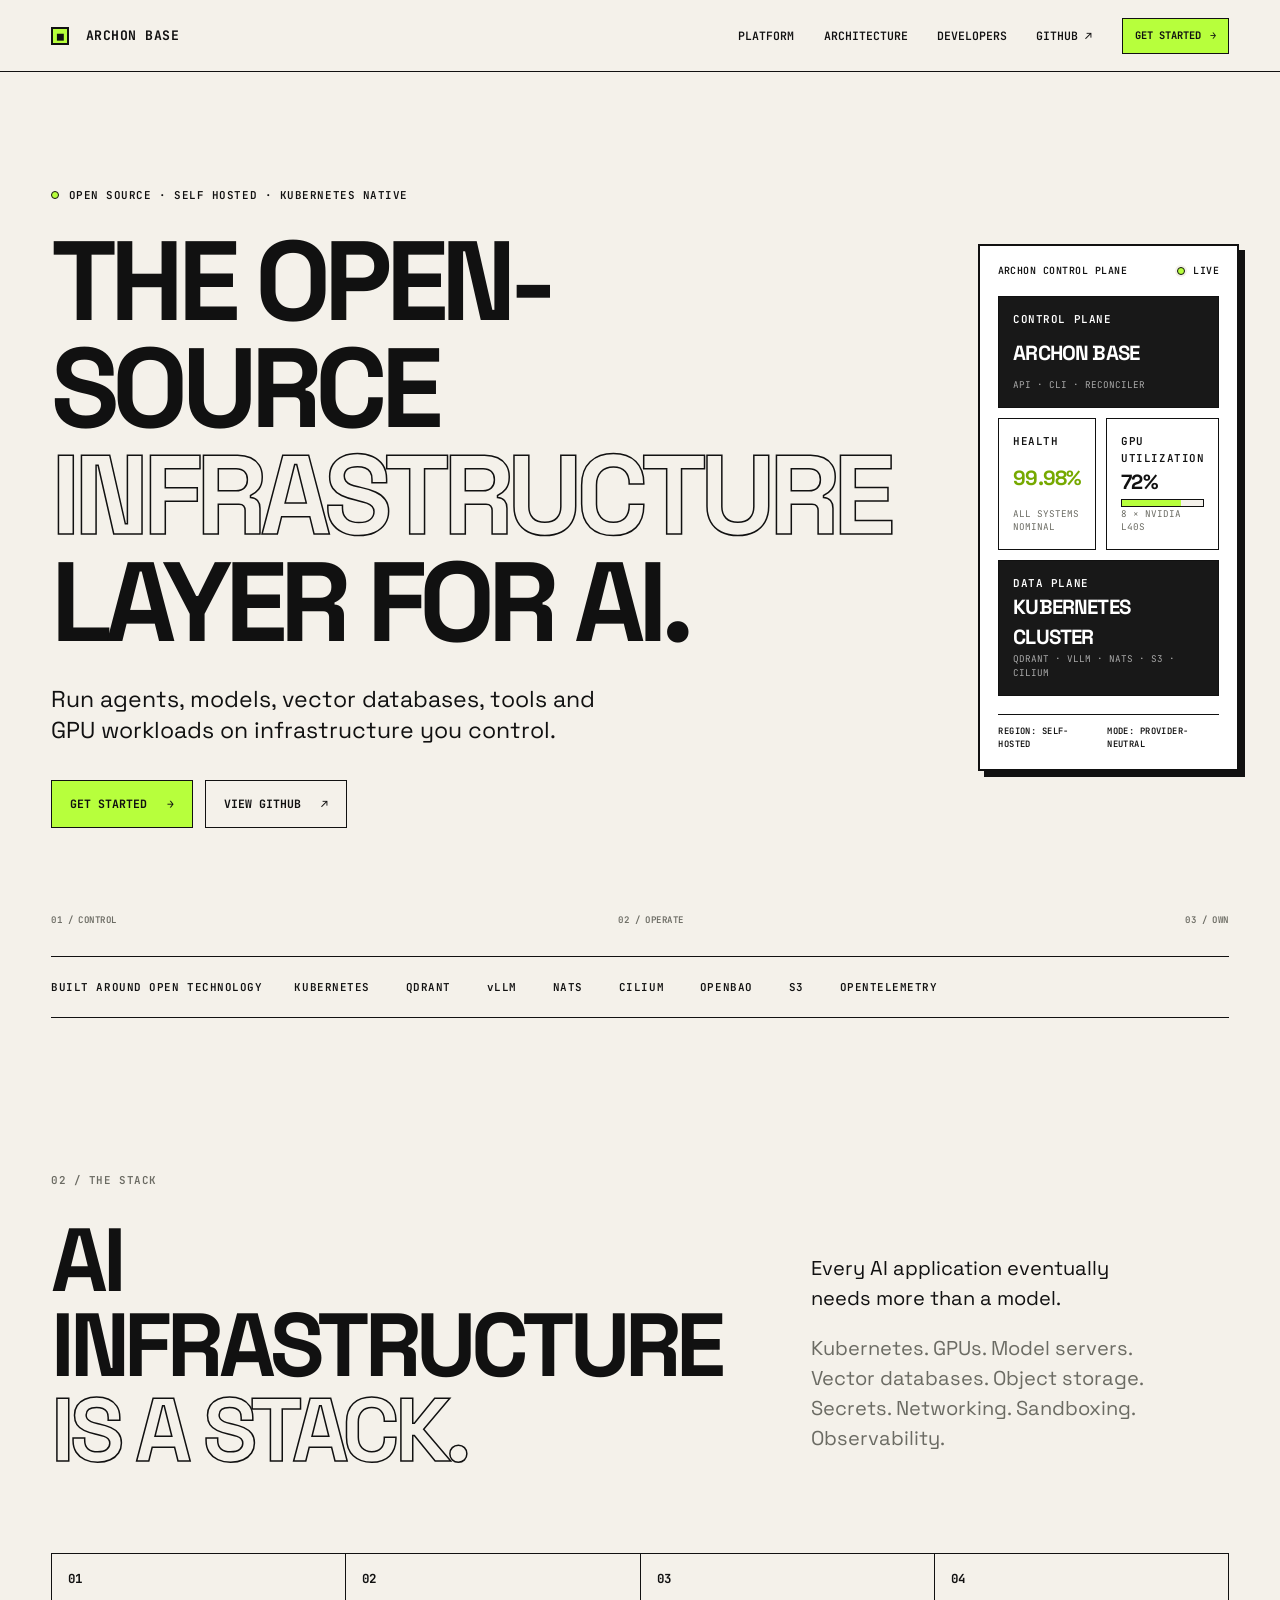
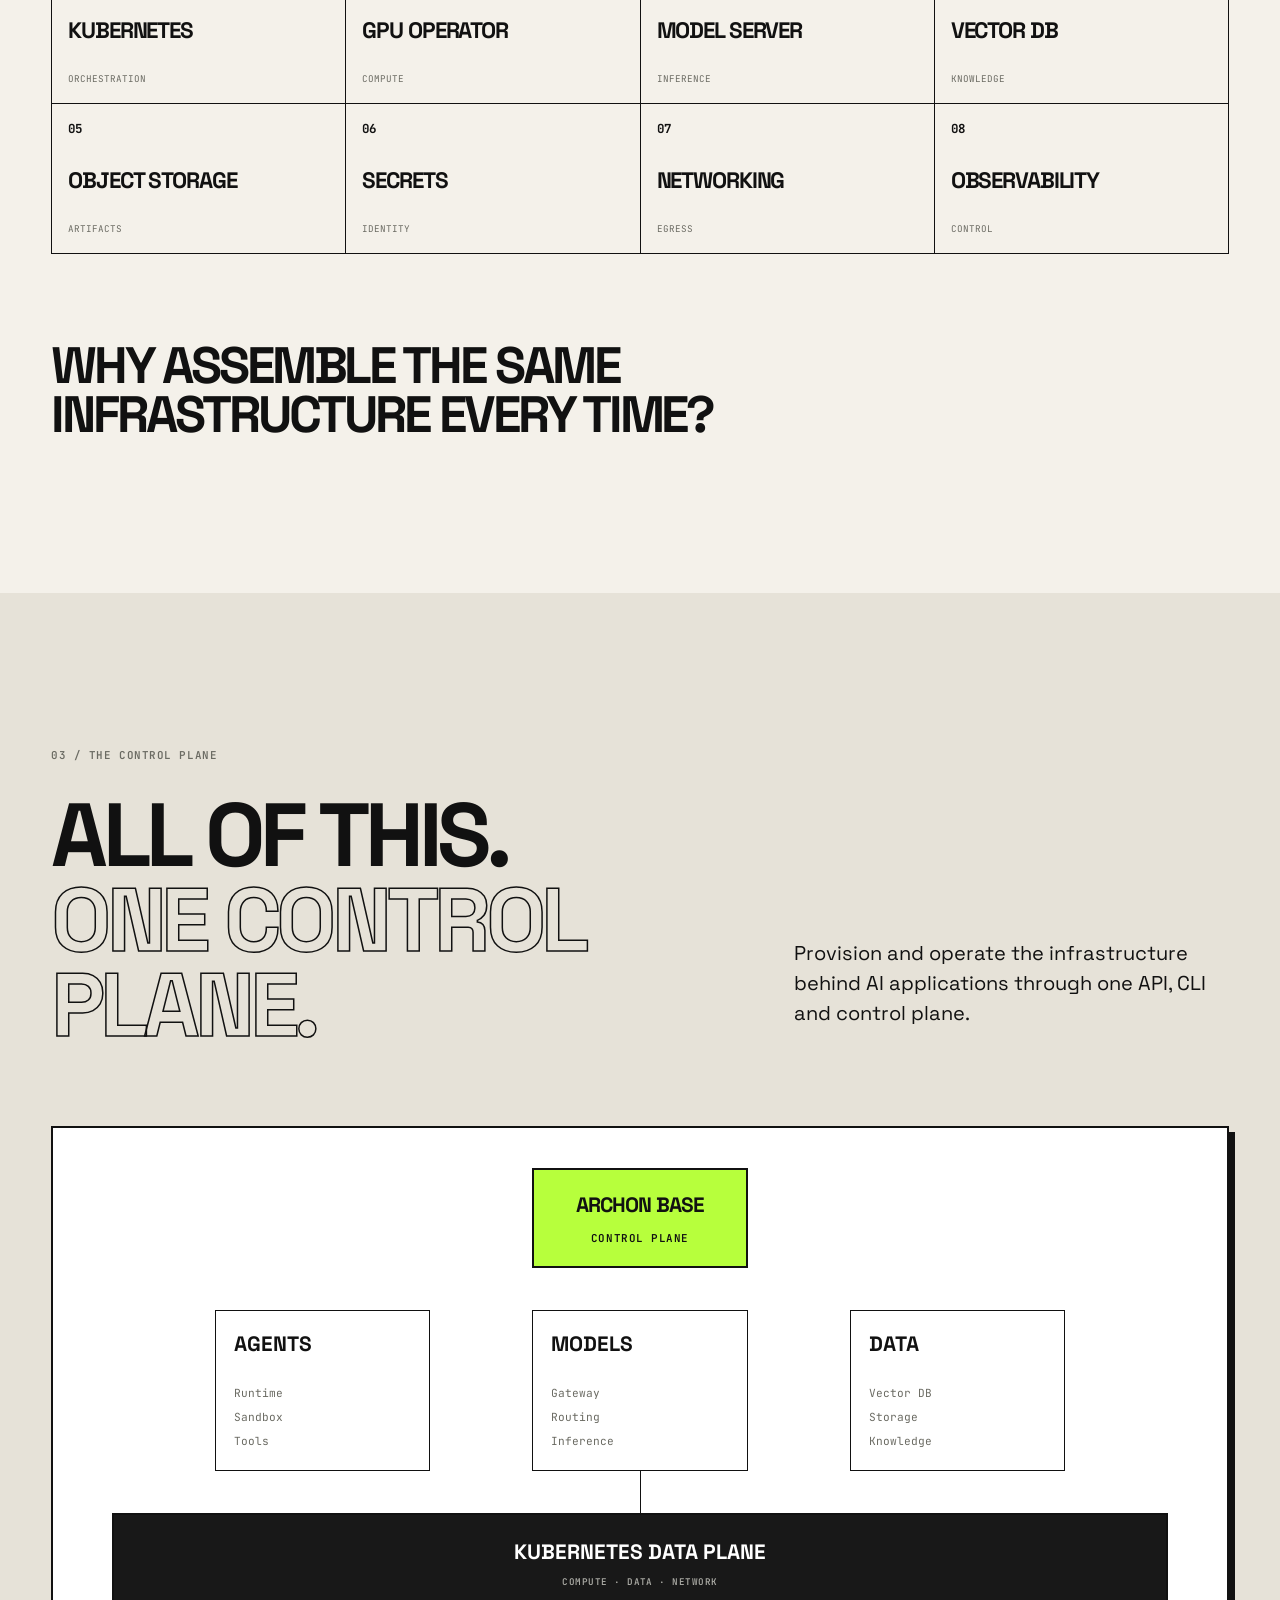
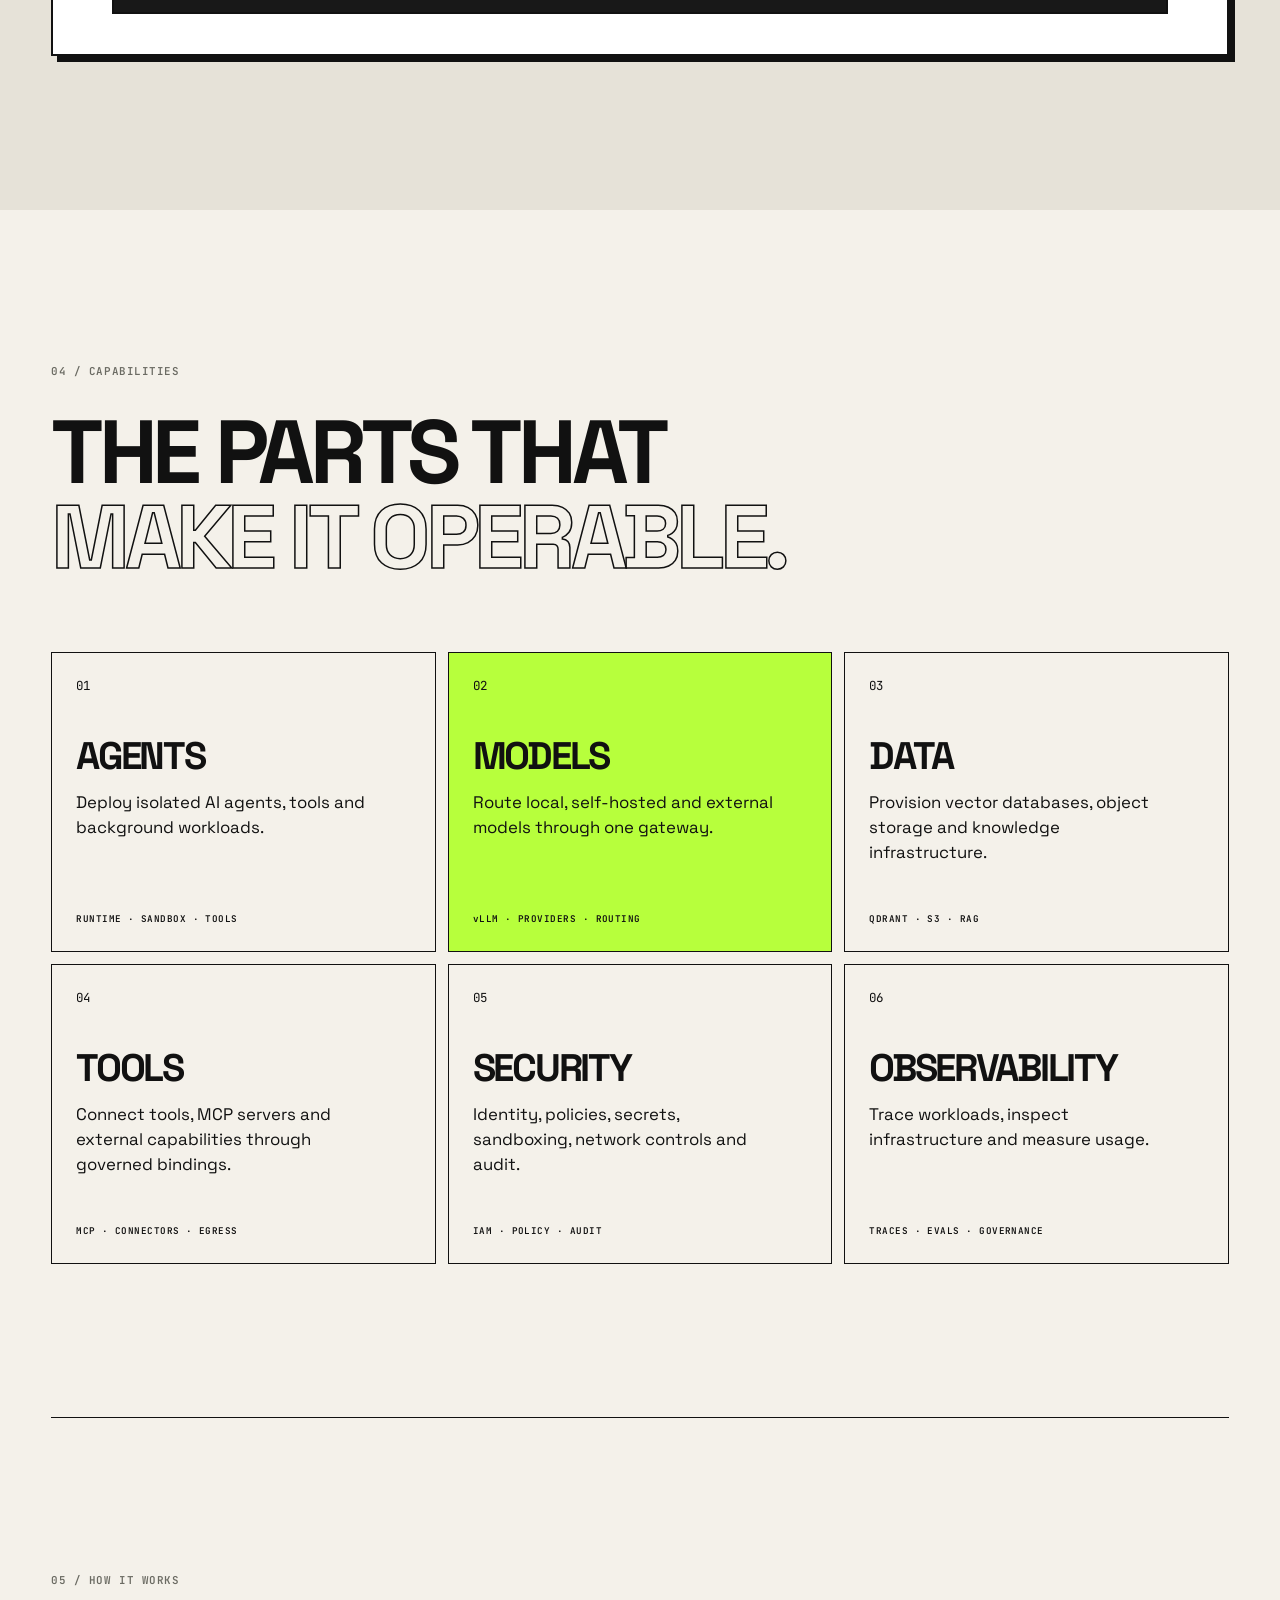
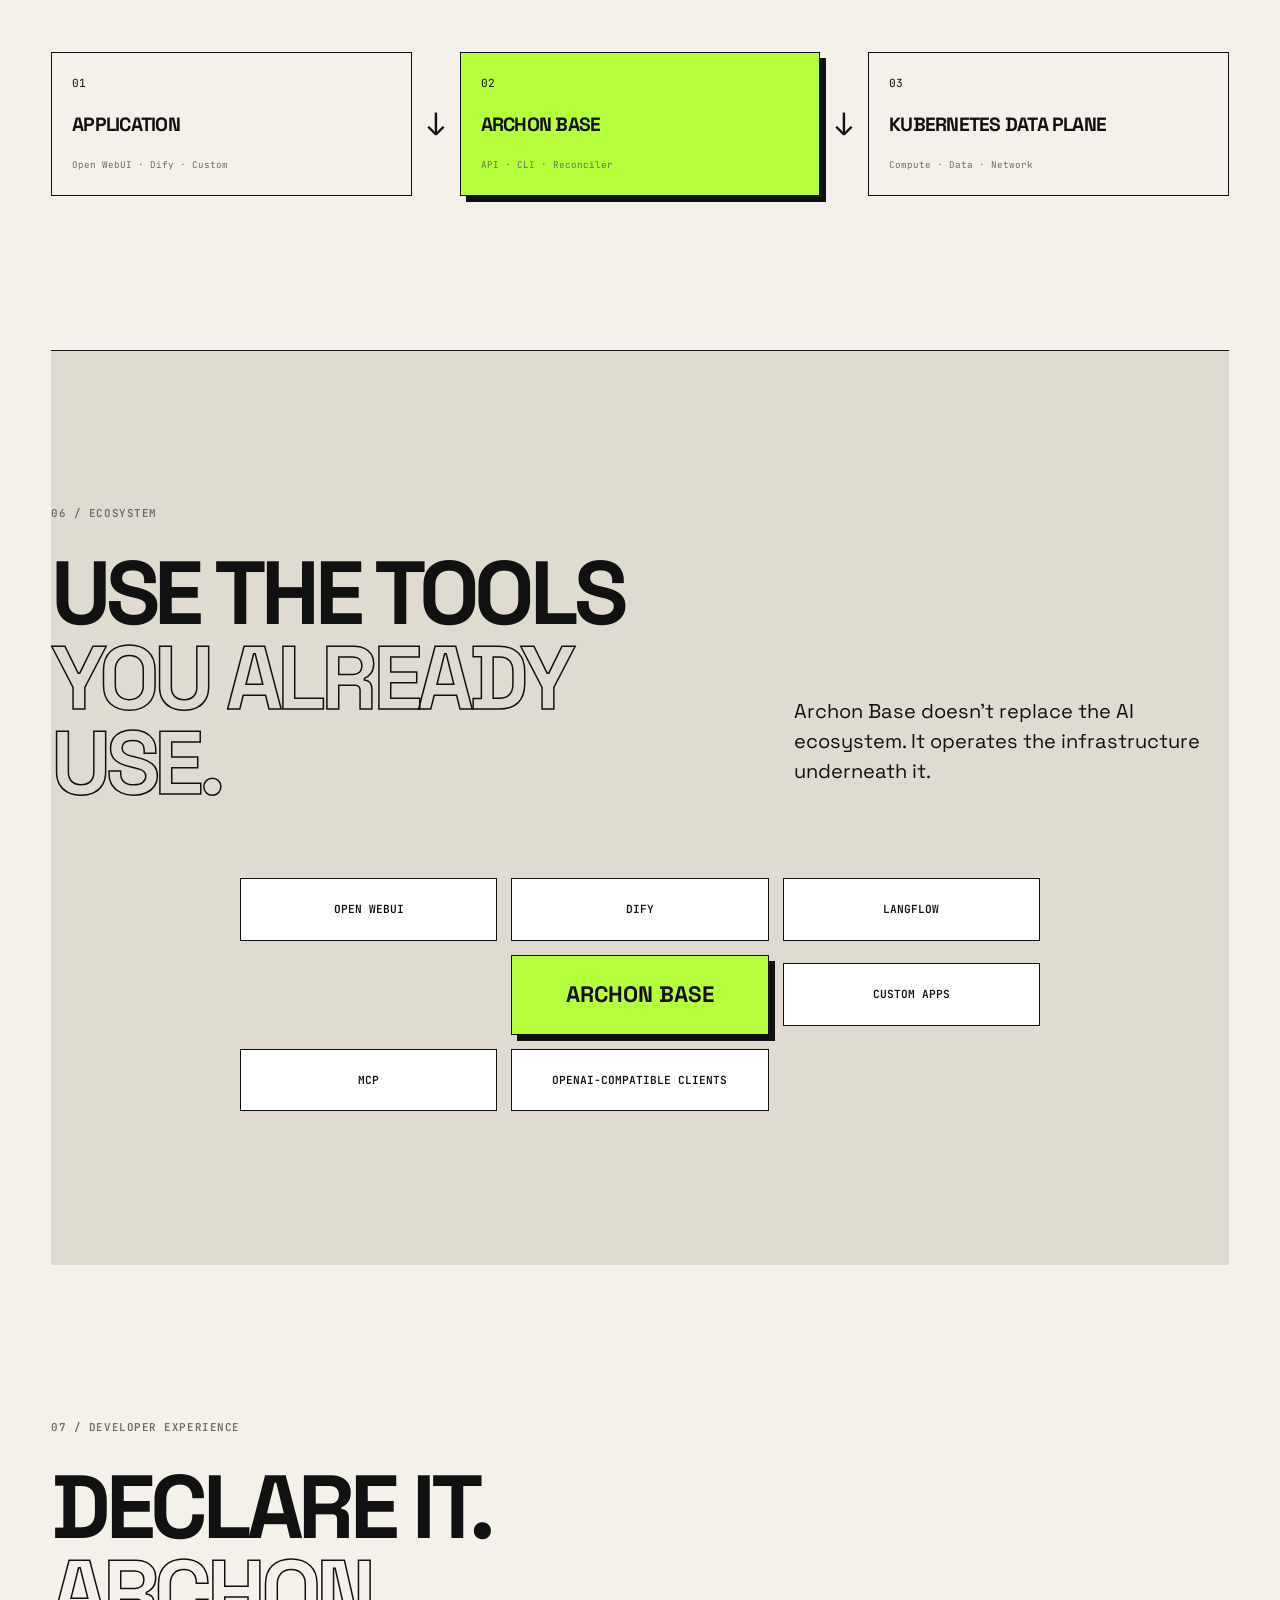
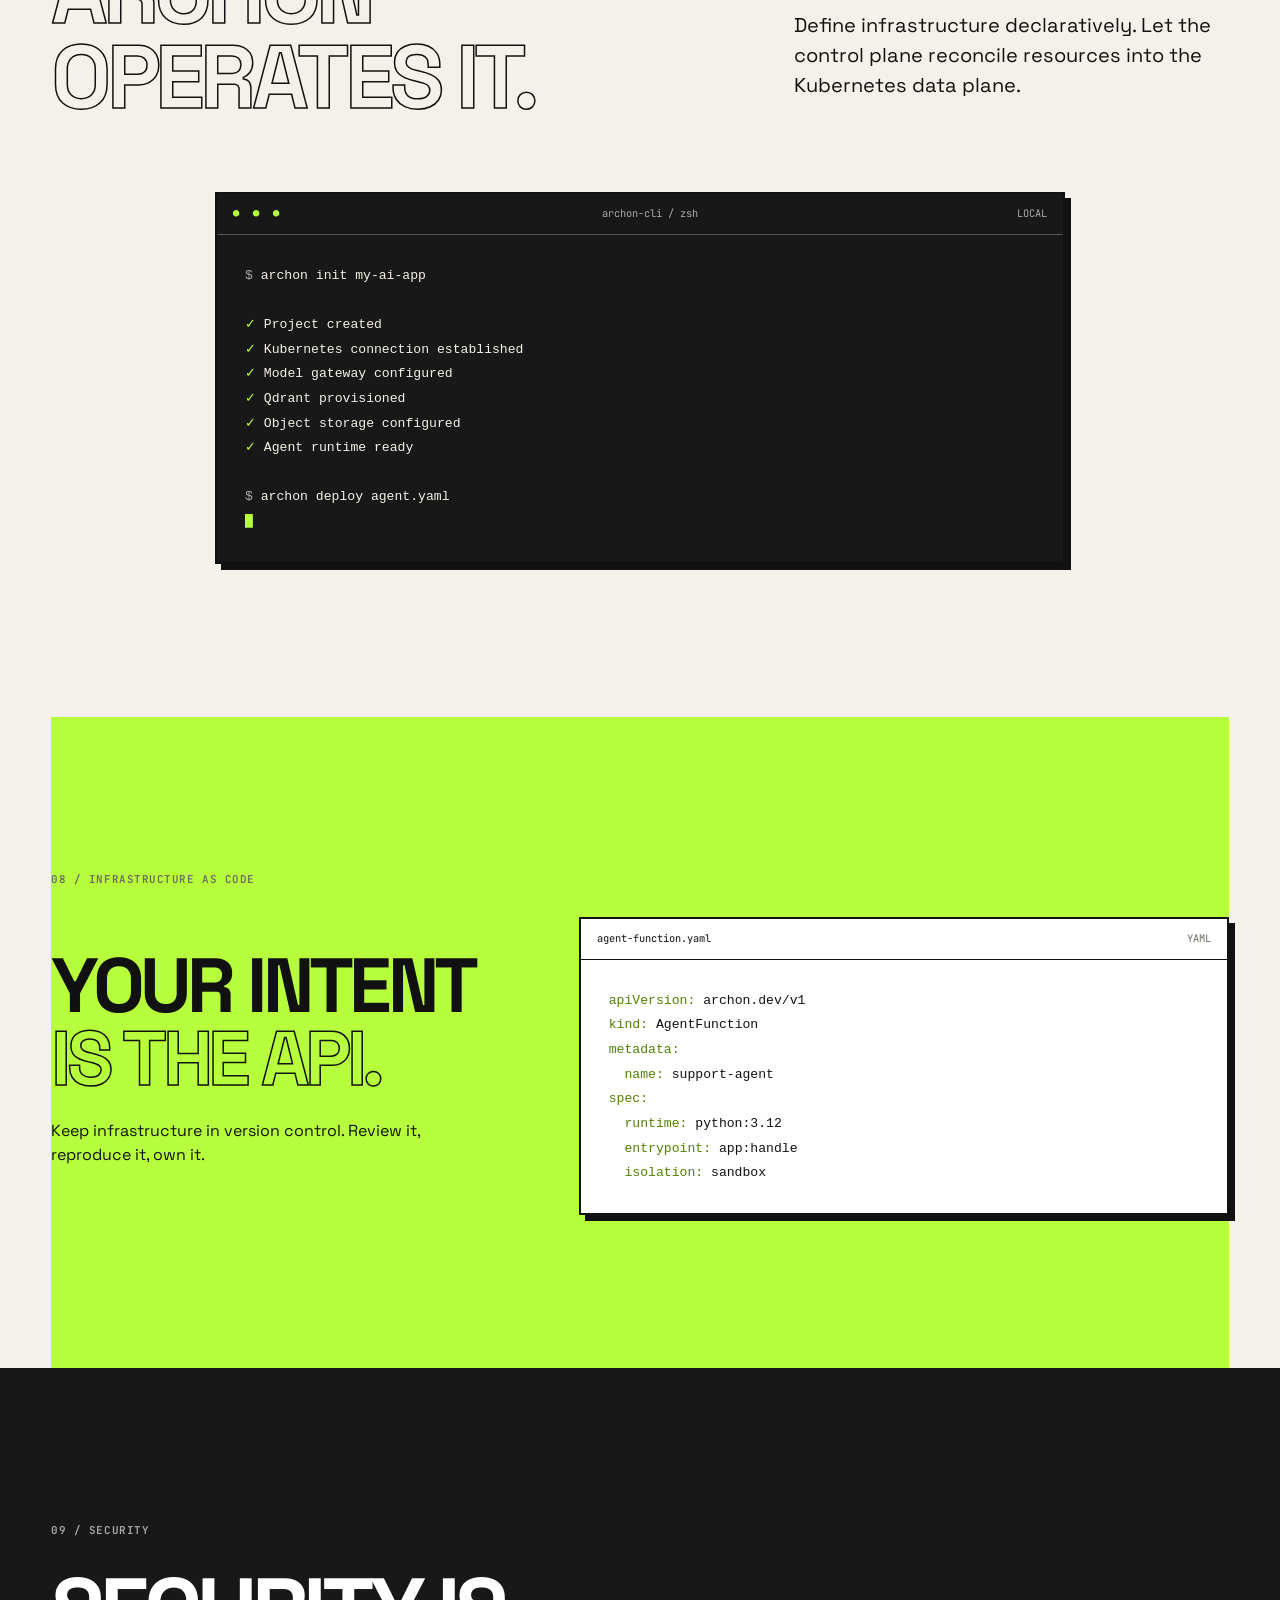
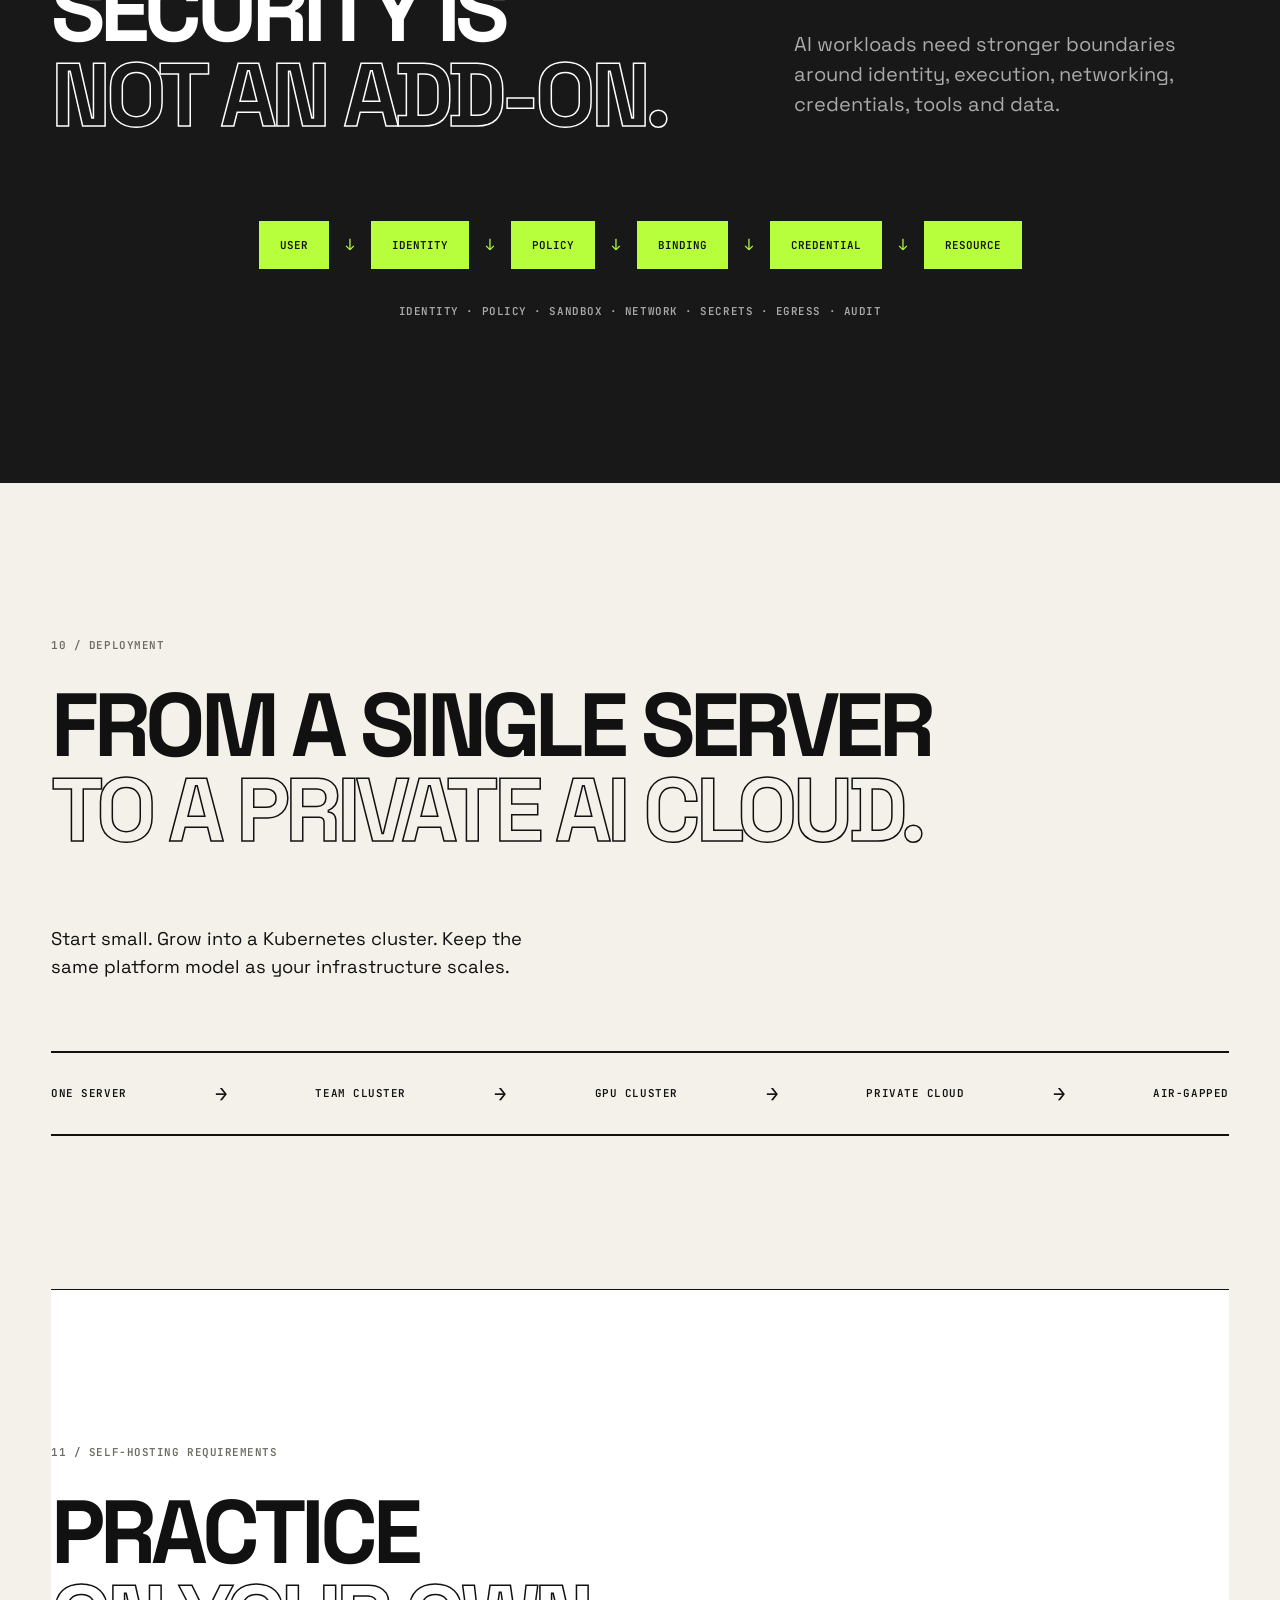
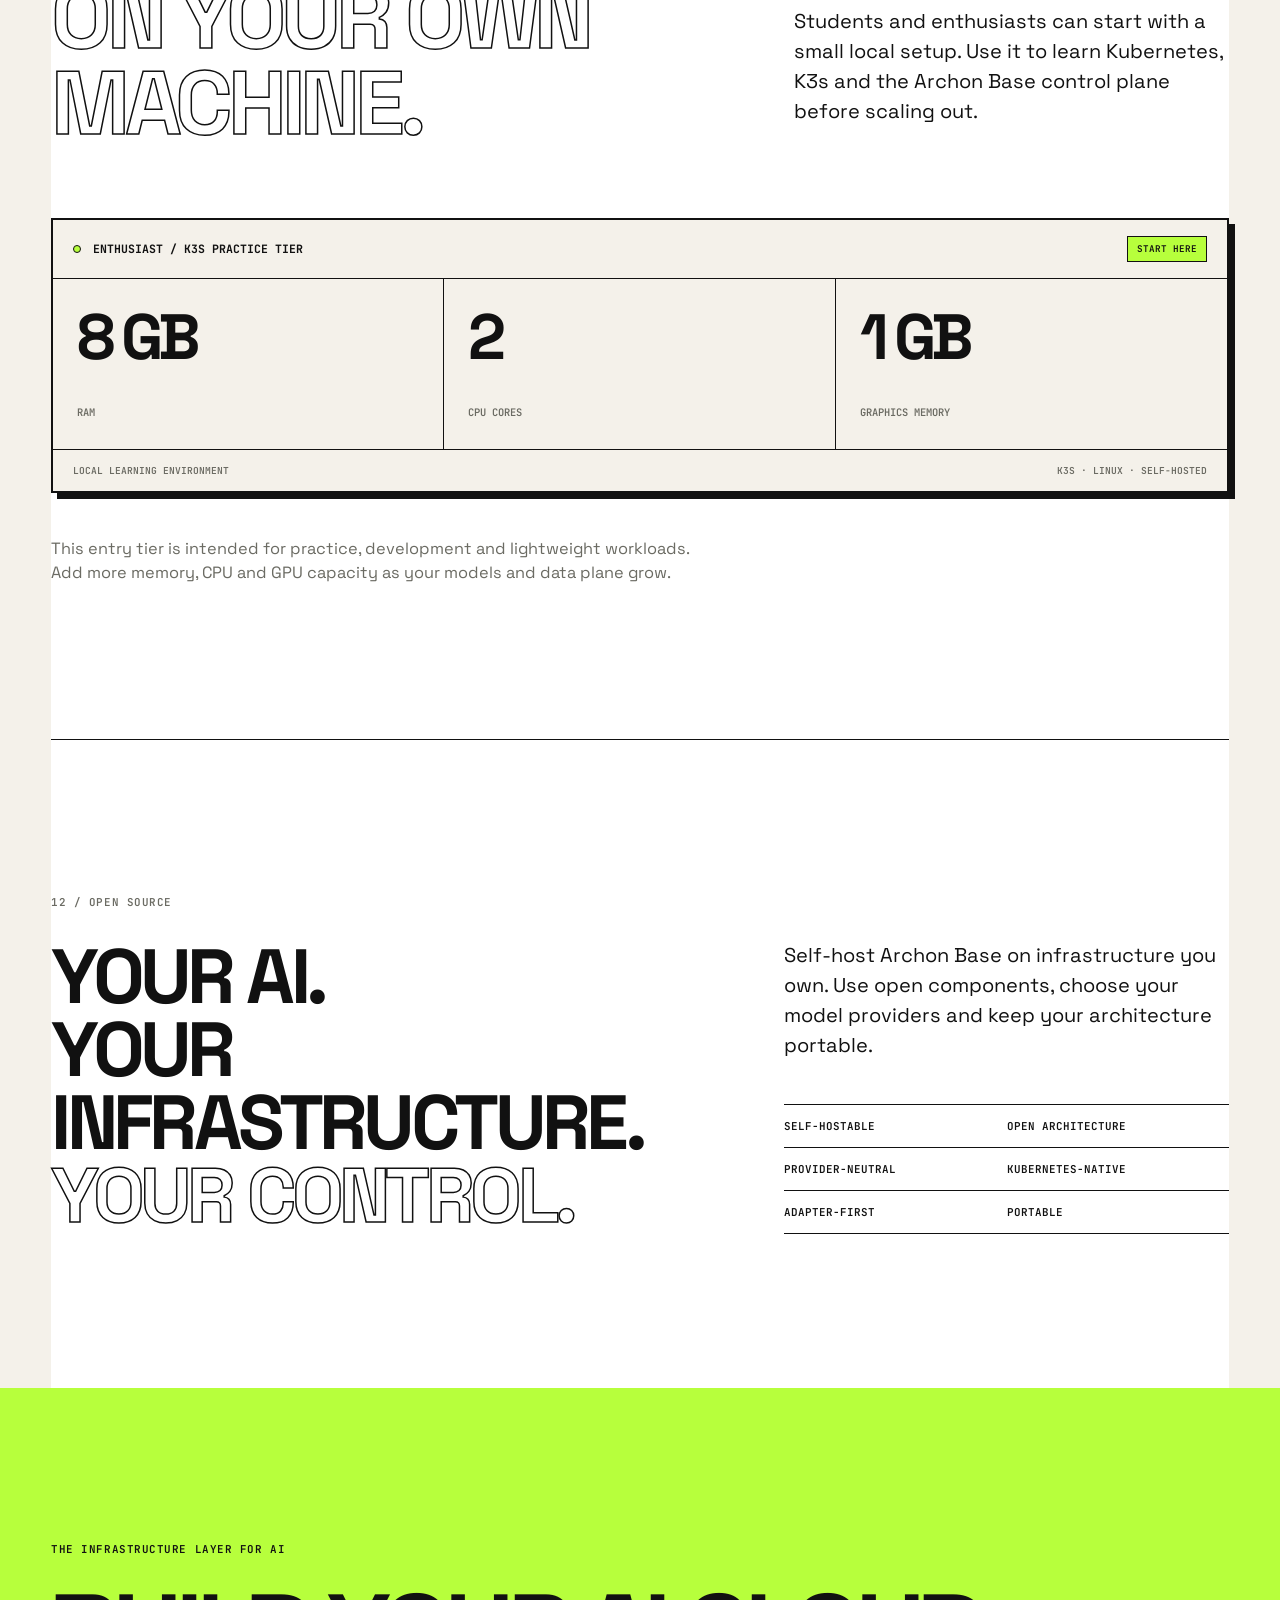
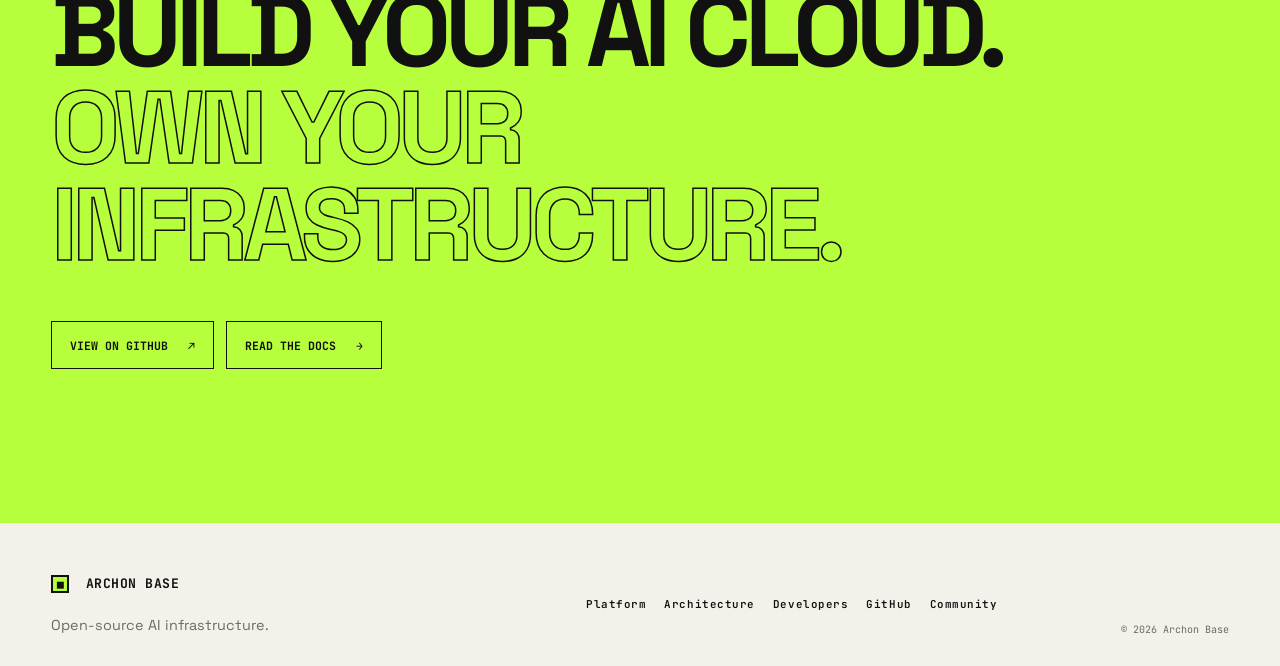
<file: marketing-web/index.html>
<!doctype html>
<html lang="en">
  <head>
    <meta charset="UTF-8" />
    <meta name="viewport" content="width=device-width, initial-scale=1.0" />
    <meta name="description" content="Archon Base is the open-source infrastructure layer for self-hosted AI applications." />
    <title>Archon Base — AI infrastructure you control</title>
    <link rel="preconnect" href="https://fonts.googleapis.com" />
    <link rel="preconnect" href="https://fonts.gstatic.com" crossorigin />
    <link href="https://fonts.googleapis.com/css2?family=JetBrains+Mono:wght@400;500;600;700&family=Space+Grotesk:wght@400;500;600;700&display=swap" rel="stylesheet" />
    <link rel="stylesheet" href="./styles.css" />
  </head>
  <body>
    <a class="skip-link" href="#main">Skip to content</a>
    <header class="site-header" data-header>
      <a class="wordmark" href="#top" aria-label="Archon Base home"><span class="wordmark-mark">◼</span> ARCHON BASE</a>
      <button class="menu-toggle" type="button" aria-expanded="false" aria-controls="site-nav"><span>MENU</span><span aria-hidden="true">☰</span></button>
      <nav id="site-nav" class="site-nav" aria-label="Primary navigation">
        <a href="#platform">Platform</a>
        <a href="#architecture">Architecture</a>
        <a href="#developers">Developers</a>
        <a href="https://github.com/hacrex/Archon-Base" target="_blank" rel="noreferrer">GitHub ↗</a>
        <a class="button button-lime button-small" href="#start">Get started <span>→</span></a>
      </nav>
    </header>

    <main id="main">
      <section id="top" class="hero section-shell">
        <div class="hero-copy reveal">
          <p class="eyebrow"><span class="status-dot"></span> OPEN SOURCE · SELF HOSTED · KUBERNETES NATIVE</p>
          <h1>THE OPEN-SOURCE <em>INFRASTRUCTURE</em> LAYER FOR AI.</h1>
          <p class="hero-lede">Run agents, models, vector databases, tools and GPU workloads on infrastructure you control.</p>
          <div class="hero-actions">
            <a class="button button-lime" href="#start">Get started <span>→</span></a>
            <a class="button button-ghost" href="https://github.com/hacrex/Archon-Base" target="_blank" rel="noreferrer">View GitHub <span>↗</span></a>
          </div>
        </div>
        <div class="hero-panel reveal reveal-delay-1" aria-label="Archon Base infrastructure status panel">
          <div class="panel-topline"><span>ARCHON CONTROL PLANE</span><span class="panel-live"><span class="status-dot"></span> LIVE</span></div>
          <div class="panel-grid">
            <div class="panel-node panel-node-wide"><span class="node-label">CONTROL PLANE</span><strong>ARCHON BASE</strong><small>API · CLI · RECONCILER</small></div>
            <div class="panel-node"><span class="node-label">HEALTH</span><strong class="lime-text">99.98%</strong><small>ALL SYSTEMS NOMINAL</small></div>
            <div class="panel-node"><span class="node-label">GPU UTILIZATION</span><strong>72%</strong><div class="meter"><i style="width:72%"></i></div><small>8 × NVIDIA L40S</small></div>
            <div class="panel-node panel-node-wide"><span class="node-label">DATA PLANE</span><strong>KUBERNETES CLUSTER</strong><small>QDRANT · VLLM · NATS · S3 · CILIUM</small></div>
          </div>
          <div class="panel-footer"><span>REGION: SELF-HOSTED</span><span>MODE: PROVIDER-NEUTRAL</span></div>
        </div>
        <div class="hero-annotations" aria-hidden="true"><span>01 / CONTROL</span><span>02 / OPERATE</span><span>03 / OWN</span></div>
      </section>

      <section class="tech-strip section-shell" aria-label="Technology ecosystem">
        <p class="eyebrow">BUILT AROUND OPEN TECHNOLOGY</p>
        <div class="tech-list"><span>KUBERNETES</span><span>QDRANT</span><span>vLLM</span><span>NATS</span><span>CILIUM</span><span>OPENBAO</span><span>S3</span><span>OPENTELEMETRY</span></div>
      </section>

      <section id="platform" class="problem section-shell section-pad">
        <div class="section-kicker">02 / THE STACK</div>
        <div class="split-heading"><h2>AI INFRASTRUCTURE <span>IS A STACK.</span></h2><div><p>Every AI application eventually needs more than a model.</p><p class="muted">Kubernetes. GPUs. Model servers. Vector databases. Object storage. Secrets. Networking. Sandboxing. Observability.</p></div></div>
        <div class="stack-list" aria-label="AI infrastructure stack"><div><b>01</b><span>KUBERNETES</span><small>ORCHESTRATION</small></div><div><b>02</b><span>GPU OPERATOR</span><small>COMPUTE</small></div><div><b>03</b><span>MODEL SERVER</span><small>INFERENCE</small></div><div><b>04</b><span>VECTOR DB</span><small>KNOWLEDGE</small></div><div><b>05</b><span>OBJECT STORAGE</span><small>ARTIFACTS</small></div><div><b>06</b><span>SECRETS</span><small>IDENTITY</small></div><div><b>07</b><span>NETWORKING</span><small>EGRESS</small></div><div><b>08</b><span>OBSERVABILITY</span><small>CONTROL</small></div></div>
        <p class="closing-statement">WHY ASSEMBLE THE SAME INFRASTRUCTURE EVERY TIME?</p>
      </section>

      <section id="architecture" class="control-plane section-shell section-pad">
        <div class="section-kicker">03 / THE CONTROL PLANE</div>
        <div class="split-heading"><h2>ALL OF THIS.<br /><span>ONE CONTROL PLANE.</span></h2><p>Provision and operate the infrastructure behind AI applications through one API, CLI and control plane.</p></div>
        <div class="architecture-diagram" role="img" aria-label="Archon Base connects agents, models and data to a Kubernetes data plane">
          <div class="arch-root">ARCHON BASE<small>CONTROL PLANE</small></div>
          <div class="arch-branches"><div><strong>AGENTS</strong><span>Runtime<br />Sandbox<br />Tools</span></div><div><strong>MODELS</strong><span>Gateway<br />Routing<br />Inference</span></div><div><strong>DATA</strong><span>Vector DB<br />Storage<br />Knowledge</span></div></div>
          <div class="arch-line"></div><div class="arch-kube">KUBERNETES DATA PLANE <small>COMPUTE · DATA · NETWORK</small></div>
        </div>
      </section>

      <section class="capabilities section-shell section-pad">
        <div class="section-kicker">04 / CAPABILITIES</div><h2 class="section-title">THE PARTS THAT<br /><span>MAKE IT OPERABLE.</span></h2>
        <div class="capability-grid">
          <article class="capability-card"><span class="cap-number">01</span><h3>AGENTS</h3><p>Deploy isolated AI agents, tools and background workloads.</p><small>RUNTIME · SANDBOX · TOOLS</small></article>
          <article class="capability-card lime-card"><span class="cap-number">02</span><h3>MODELS</h3><p>Route local, self-hosted and external models through one gateway.</p><small>vLLM · PROVIDERS · ROUTING</small></article>
          <article class="capability-card"><span class="cap-number">03</span><h3>DATA</h3><p>Provision vector databases, object storage and knowledge infrastructure.</p><small>QDRANT · S3 · RAG</small></article>
          <article class="capability-card"><span class="cap-number">04</span><h3>TOOLS</h3><p>Connect tools, MCP servers and external capabilities through governed bindings.</p><small>MCP · CONNECTORS · EGRESS</small></article>
          <article class="capability-card"><span class="cap-number">05</span><h3>SECURITY</h3><p>Identity, policies, secrets, sandboxing, network controls and audit.</p><small>IAM · POLICY · AUDIT</small></article>
          <article class="capability-card"><span class="cap-number">06</span><h3>OBSERVABILITY</h3><p>Trace workloads, inspect infrastructure and measure usage.</p><small>TRACES · EVALS · GOVERNANCE</small></article>
        </div>
      </section>

      <section class="how-it-works section-shell section-pad"><div class="section-kicker">05 / HOW IT WORKS</div><div class="flow"><div><span>01</span><strong>APPLICATION</strong><small>Open WebUI · Dify · Custom</small></div><i>↓</i><div class="flow-active"><span>02</span><strong>ARCHON BASE</strong><small>API · CLI · Reconciler</small></div><i>↓</i><div><span>03</span><strong>KUBERNETES DATA PLANE</strong><small>Compute · Data · Network</small></div></div></section>

      <section class="ecosystem section-shell section-pad"><div class="section-kicker">06 / ECOSYSTEM</div><div class="split-heading"><h2>USE THE TOOLS<br /><span>YOU ALREADY USE.</span></h2><p>Archon Base doesn't replace the AI ecosystem. It operates the infrastructure underneath it.</p></div><div class="ecosystem-map"><div>OPEN WEBUI</div><div>DIFY</div><div>LANGFLOW</div><div class="eco-core">ARCHON BASE</div><div>CUSTOM APPS</div><div>MCP</div><div>OPENAI-COMPATIBLE CLIENTS</div></div></section>

      <section id="developers" class="developer section-shell section-pad"><div class="section-kicker">07 / DEVELOPER EXPERIENCE</div><div class="split-heading"><h2>DECLARE IT.<br /><span>ARCHON OPERATES IT.</span></h2><p>Define infrastructure declaratively. Let the control plane reconcile resources into the Kubernetes data plane.</p></div><div class="terminal-window"><div class="terminal-bar"><span class="terminal-dots">● ● ●</span><span>archon-cli / zsh</span><span>LOCAL</span></div><pre><code><span class="code-muted">$</span> archon init my-ai-app

<span class="code-ok">✓</span> Project created
<span class="code-ok">✓</span> Kubernetes connection established
<span class="code-ok">✓</span> Model gateway configured
<span class="code-ok">✓</span> Qdrant provisioned
<span class="code-ok">✓</span> Object storage configured
<span class="code-ok">✓</span> Agent runtime ready

<span class="code-muted">$</span> archon deploy agent.yaml
<span class="cursor">█</span></code></pre></div></section>

      <section class="iac section-shell section-pad"><div class="section-kicker">08 / INFRASTRUCTURE AS CODE</div><div class="code-layout"><div><h2>YOUR INTENT<br /><span>IS THE API.</span></h2><p>Keep infrastructure in version control. Review it, reproduce it, own it.</p></div><div class="yaml-window"><div class="yaml-header">agent-function.yaml <span>YAML</span></div><pre><code><span class="yaml-key">apiVersion:</span> archon.dev/v1
<span class="yaml-key">kind:</span> AgentFunction
<span class="yaml-key">metadata:</span>
  <span class="yaml-key">name:</span> support-agent
<span class="yaml-key">spec:</span>
  <span class="yaml-key">runtime:</span> python:3.12
  <span class="yaml-key">entrypoint:</span> app:handle
  <span class="yaml-key">isolation:</span> sandbox</code></pre></div></div></section>

      <section class="security section-shell section-pad"><div class="section-kicker">09 / SECURITY</div><div class="split-heading"><h2>SECURITY IS<br /><span>NOT AN ADD-ON.</span></h2><p>AI workloads need stronger boundaries around identity, execution, networking, credentials, tools and data.</p></div><div class="security-flow"><span>USER</span><i>↓</i><span>IDENTITY</span><i>↓</i><span>POLICY</span><i>↓</i><span>BINDING</span><i>↓</i><span>CREDENTIAL</span><i>↓</i><span>RESOURCE</span></div><p class="security-labels">IDENTITY · POLICY · SANDBOX · NETWORK · SECRETS · EGRESS · AUDIT</p></section>

      <section class="deployment section-shell section-pad"><div class="section-kicker">10 / DEPLOYMENT</div><h2 class="section-title">FROM A SINGLE SERVER<br /><span>TO A PRIVATE AI CLOUD.</span></h2><p class="deployment-copy">Start small. Grow into a Kubernetes cluster. Keep the same platform model as your infrastructure scales.</p><div class="deployment-rail"><span>ONE SERVER</span><i>→</i><span>TEAM CLUSTER</span><i>→</i><span>GPU CLUSTER</span><i>→</i><span>PRIVATE CLOUD</span><i>→</i><span>AIR-GAPPED</span></div></section>

      <section class="requirements section-shell section-pad"><div class="section-kicker">11 / SELF-HOSTING REQUIREMENTS</div><div class="split-heading"><h2>PRACTICE<br /><span>ON YOUR OWN MACHINE.</span></h2><p>Students and enthusiasts can start with a small local setup. Use it to learn Kubernetes, K3s and the Archon Base control plane before scaling out.</p></div><div class="requirements-card"><div class="requirements-title"><span class="status-dot"></span><strong>ENTHUSIAST / K3S PRACTICE TIER</strong><span class="requirements-badge">START HERE</span></div><div class="requirements-grid"><div><strong>8 GB</strong><span>RAM</span></div><div><strong>2</strong><span>CPU CORES</span></div><div><strong>1 GB</strong><span>GRAPHICS MEMORY</span></div></div><div class="requirements-foot"><span>LOCAL LEARNING ENVIRONMENT</span><span>K3S · LINUX · SELF-HOSTED</span></div></div><p class="requirements-note">This entry tier is intended for practice, development and lightweight workloads. Add more memory, CPU and GPU capacity as your models and data plane grow.</p></section>

      <section class="open-source section-shell section-pad"><div class="section-kicker">12 / OPEN SOURCE</div><div class="open-source-grid"><h2>YOUR AI.<br />YOUR INFRASTRUCTURE.<br /><span>YOUR CONTROL.</span></h2><div><p>Self-host Archon Base on infrastructure you own. Use open components, choose your model providers and keep your architecture portable.</p><ul><li>SELF-HOSTABLE</li><li>OPEN ARCHITECTURE</li><li>PROVIDER-NEUTRAL</li><li>KUBERNETES-NATIVE</li><li>ADAPTER-FIRST</li><li>PORTABLE</li></ul></div></div></section>

      <section id="start" class="final-cta section-shell section-pad"><p class="eyebrow">THE INFRASTRUCTURE LAYER FOR AI</p><h2>BUILD YOUR AI CLOUD.<br /><span>OWN YOUR INFRASTRUCTURE.</span></h2><div class="hero-actions"><a class="button button-lime" href="https://github.com/hacrex/Archon-Base" target="_blank" rel="noreferrer">View on GitHub <span>↗</span></a><a class="button button-ghost" href="https://github.com/hacrex/Archon-Base/tree/main/docs" target="_blank" rel="noreferrer">Read the docs <span>→</span></a></div></section>
    </main>

    <footer class="site-footer section-shell"><div><a class="wordmark" href="#top"><span class="wordmark-mark">◼</span> ARCHON BASE</a><p>Open-source AI infrastructure.</p></div><div class="footer-links"><a href="#platform">Platform</a><a href="#architecture">Architecture</a><a href="#developers">Developers</a><a href="https://github.com/hacrex/Archon-Base" target="_blank" rel="noreferrer">GitHub</a><a href="https://github.com/hacrex/Archon-Base/issues" target="_blank" rel="noreferrer">Community</a></div><p class="copyright">© 2026 Archon Base</p></footer>
    <script src="./script.js"></script>
  </body>
</html>
</file>
<file: marketing-web/styles.css>
:root{--bg:#f4f1ea;--ink:#111;--surface:#fff;--lime:#b7ff3c;--muted:#6b6b63;--code:#181818;--line:1px solid var(--ink);--shadow:6px 6px 0 var(--ink);--display:'Space Grotesk',Arial,sans-serif;--mono:'JetBrains Mono',monospace}*{box-sizing:border-box}html{scroll-behavior:smooth}body{margin:0;background:var(--bg);color:var(--ink);font-family:var(--display);font-size:16px;line-height:1.5}body:has(.nav-open){overflow:hidden}a{color:inherit;text-decoration:none}button{font:inherit;color:inherit}.skip-link{position:fixed;left:16px;top:-60px;padding:12px 16px;background:var(--lime);border:var(--line);z-index:100}.skip-link:focus{top:16px}.section-shell{width:min(92%,1440px);margin:0 auto}.section-pad{padding-top:clamp(88px,12vw,176px);padding-bottom:clamp(88px,12vw,176px)}.site-header{position:sticky;top:0;height:72px;display:flex;align-items:center;justify-content:space-between;padding:0 4%;background:rgba(244,241,234,.95);border-bottom:var(--line);z-index:20;backdrop-filter:blur(6px)}.wordmark{font-family:var(--mono);font-size:.82rem;font-weight:700;letter-spacing:.04em;white-space:nowrap}.wordmark-mark{display:inline-grid;place-items:center;width:18px;height:18px;margin-right:8px;background:var(--lime);border:2px solid var(--ink);font-size:.65rem}.site-nav{display:flex;align-items:center;gap:clamp(16px,2.3vw,36px);font-family:var(--mono);font-size:.72rem;font-weight:600;text-transform:uppercase}.site-nav a:not(.button):hover,.footer-links a:hover{text-decoration:underline;text-underline-offset:4px}.menu-toggle{display:none;border:0;background:none;cursor:pointer;font-family:var(--mono);font-size:.7rem;gap:10px;align-items:center}.button{display:inline-flex;align-items:center;justify-content:center;gap:20px;min-height:48px;padding:12px 18px;border:var(--line);font-family:var(--mono);font-size:.72rem;font-weight:700;text-transform:uppercase;transition:transform .18s,box-shadow .18s,background .18s}.button:hover,.button:focus-visible{transform:translate(-3px,-3px);box-shadow:var(--shadow);outline:none}.button-lime{background:var(--lime)}.button-ghost{background:transparent}.button-small{min-height:36px;padding:7px 12px;font-size:.65rem;gap:9px}.hero{min-height:calc(100vh - 72px);display:grid;grid-template-columns:1.05fr .95fr;align-items:center;gap:clamp(36px,7vw,112px);position:relative;padding-top:clamp(64px,9vw,130px);padding-bottom:clamp(80px,10vw,150px)}.eyebrow,.section-kicker,.node-label,.panel-topline,.panel-footer,.tech-list,.capability-card small,.security-labels,.deployment-rail,.arch-root small,.arch-kube small,.hero-annotations,.footer-links{font-family:var(--mono);font-size:.68rem;letter-spacing:.05em;font-weight:600}.eyebrow{display:flex;gap:10px;align-items:center;margin:0 0 24px}.status-dot{display:inline-block;width:8px;height:8px;background:var(--lime);border:1px solid var(--ink);border-radius:50%;box-shadow:0 0 0 2px var(--bg)}h1,h2,h3,p{margin-top:0}h1,h2,h3{font-weight:700;letter-spacing:-.06em;line-height:.95}h1{font-size:clamp(3.45rem,8.8vw,8.5rem);margin-bottom:28px;max-width:900px}h1 em,h2 span{font-style:normal;color:transparent;-webkit-text-stroke:1.5px var(--ink)}.hero-lede{max-width:550px;font-size:clamp(1.1rem,1.8vw,1.45rem);line-height:1.35}.hero-actions{display:flex;flex-wrap:wrap;gap:12px;margin-top:34px}.hero-panel{border:2px solid var(--ink);background:var(--surface);box-shadow:var(--shadow);padding:18px;transform:rotate(1.3deg)}.panel-topline,.panel-footer{display:flex;justify-content:space-between;gap:12px;font-size:.62rem}.panel-live{display:flex;align-items:center;gap:8px}.panel-grid{display:grid;grid-template-columns:1fr 1fr;gap:10px;margin:18px 0}.panel-node{min-height:132px;border:var(--line);padding:14px;display:flex;flex-direction:column;justify-content:space-between}.panel-node-wide{grid-column:span 2;min-height:112px;background:var(--code);color:var(--surface)}.panel-node strong{font-size:1.28rem;letter-spacing:-.04em}.panel-node small{font-family:var(--mono);font-size:.58rem;color:var(--muted)}.panel-node-wide small{color:#aaa}.lime-text{color:#76a900}.meter{height:8px;border:1px solid var(--ink);background:var(--bg)}.meter i{display:block;height:100%;background:var(--lime)}.panel-footer{padding-top:10px;border-top:var(--line);font-size:.55rem}.hero-annotations{position:absolute;bottom:28px;left:0;right:0;display:flex;justify-content:space-between;color:var(--muted);font-size:.57rem}.tech-strip{border-top:var(--line);border-bottom:var(--line);padding:22px 0;display:flex;align-items:center;gap:32px}.tech-strip .eyebrow{margin:0;white-space:nowrap}.tech-list{display:flex;flex-wrap:wrap;gap:clamp(14px,2.8vw,42px);font-size:.68rem}.muted{color:var(--muted)}.section-kicker{margin-bottom:30px;color:var(--muted)}.split-heading{display:grid;grid-template-columns:1.2fr .8fr;gap:clamp(32px,7vw,120px);align-items:end}.split-heading h2,.section-title{font-size:clamp(3rem,7vw,7rem);margin-bottom:0}.split-heading p{font-size:clamp(1rem,1.7vw,1.25rem);max-width:500px}.stack-list{display:grid;grid-template-columns:repeat(4,1fr);border-top:var(--line);border-left:var(--line);margin-top:80px}.stack-list>div{min-height:150px;padding:16px;border-right:var(--line);border-bottom:var(--line);display:flex;flex-direction:column;justify-content:space-between}.stack-list b,.cap-number{font-family:var(--mono);font-size:.78rem}.stack-list span{font-size:1.4rem;font-weight:700;letter-spacing:-.05em}.stack-list small{font-family:var(--mono);font-size:.58rem;color:var(--muted)}.closing-statement{font-size:clamp(2rem,4vw,4.2rem);letter-spacing:-.06em;font-weight:700;line-height:.95;max-width:720px;margin:88px 0 0}.control-plane{background:#e6e2d8;width:100%;max-width:none;padding-left:4%;padding-right:4%}.control-plane>*{max-width:1440px;margin-left:auto;margin-right:auto}.architecture-diagram{margin-top:78px;border:2px solid var(--ink);background:var(--surface);padding:40px 5%;text-align:center;box-shadow:var(--shadow)}.arch-root{display:inline-flex;flex-direction:column;gap:8px;padding:20px 42px;border:2px solid var(--ink);background:var(--lime);font-size:1.3rem;font-weight:700;letter-spacing:-.04em}.arch-branches{display:grid;grid-template-columns:repeat(3,1fr);gap:12%;margin:42px auto 0;max-width:850px}.arch-branches>div{border:var(--line);padding:18px;text-align:left;min-height:150px}.arch-branches strong{display:block;font-size:1.3rem;margin-bottom:20px}.arch-branches span{font-family:var(--mono);font-size:.7rem;line-height:1.8;color:var(--muted)}.arch-line{height:42px;width:1px;background:var(--ink);margin:auto}.arch-kube{border:2px solid var(--ink);background:var(--code);color:var(--surface);padding:22px;font-size:1.3rem;font-weight:700}.arch-kube small{display:block;color:#a9a9a3;margin-top:8px;font-size:.58rem}.capabilities{background:var(--bg)}.section-title{margin-bottom:72px}.capability-grid{display:grid;grid-template-columns:repeat(3,1fr);gap:12px}.capability-card{min-height:300px;border:var(--line);padding:24px;display:flex;flex-direction:column;transition:transform .18s,box-shadow .18s}.capability-card:hover{transform:translate(-3px,-3px);box-shadow:var(--shadow)}.capability-card h3{font-size:clamp(2rem,3vw,3.2rem);margin:42px 0 16px}.capability-card p{font-size:1.05rem;max-width:300px}.capability-card small{margin-top:auto;font-size:.58rem}.lime-card{background:var(--lime)}.how-it-works{border-top:var(--line);border-bottom:var(--line)}.flow{display:flex;align-items:center;justify-content:space-between;gap:14px;margin-top:64px}.flow>div{border:var(--line);padding:22px 20px;min-height:144px;flex:1;display:flex;flex-direction:column;justify-content:space-between}.flow .flow-active{background:var(--lime);box-shadow:var(--shadow)}.flow span{font-family:var(--mono);font-size:.7rem}.flow strong{font-size:1.2rem;letter-spacing:-.04em}.flow small{font-family:var(--mono);font-size:.58rem;color:var(--muted)}.flow>i{font-style:normal;font-size:2rem}.ecosystem{background:#dfdbd1}.ecosystem-map{margin:72px auto 0;max-width:800px;display:grid;grid-template-columns:1fr 1fr 1fr;gap:14px;align-items:center;text-align:center;font-family:var(--mono);font-size:.7rem;font-weight:600}.ecosystem-map>div{border:var(--line);padding:22px 12px;background:var(--surface)}.ecosystem-map .eco-core{grid-column:2;background:var(--lime);font-family:var(--display);font-size:1.4rem;font-weight:700;box-shadow:var(--shadow)}.terminal-window,.yaml-window{background:var(--code);color:#f5f1e8;border:2px solid var(--ink);box-shadow:var(--shadow)}.terminal-window{margin-top:72px;max-width:850px;margin-left:auto;margin-right:auto}.terminal-bar,.yaml-header{display:flex;justify-content:space-between;padding:12px 16px;border-bottom:1px solid #555;font-family:var(--mono);font-size:.65rem;color:#aaa}.terminal-dots{color:var(--lime);letter-spacing:4px}.terminal-window pre,.yaml-window pre{overflow-x:auto;margin:0;padding:28px;font:500 .82rem/1.8 var(--mono)}.code-muted{color:#aaa}.code-ok{color:var(--lime)}.cursor{color:var(--lime);animation:blink 1s steps(2,start) infinite}.iac{background:var(--lime)}.code-layout{display:grid;grid-template-columns:.8fr 1.2fr;gap:8%;align-items:center}.code-layout h2{font-size:clamp(3rem,6vw,6rem);margin-bottom:24px}.yaml-window{background:var(--surface);color:var(--ink);box-shadow:var(--shadow)}.yaml-header{color:var(--ink);border-color:var(--ink)}.yaml-header span{color:var(--muted)}.yaml-key{color:#508000}.security{background:var(--code);color:var(--surface);width:100%;max-width:none;padding-left:4%;padding-right:4%}.security>*{max-width:1440px;margin-left:auto;margin-right:auto}.security .section-kicker{color:#aaa}.security h2 span{-webkit-text-stroke:1.5px var(--surface)}.security .split-heading p{color:#aaa}.security-flow{display:flex;align-items:center;justify-content:center;flex-wrap:wrap;gap:16px;margin-top:82px}.security-flow span{border:1px solid var(--surface);padding:16px 20px;font:600 .68rem var(--mono)}.security-flow span:nth-child(odd){background:var(--lime);color:var(--ink);border-color:var(--lime)}.security-flow i{font-style:normal;color:var(--lime)}.security-labels{text-align:center;color:#aaa;margin-top:34px}.deployment-copy{max-width:500px;font-size:1.15rem;margin:40px 0 70px}.deployment-rail{display:flex;align-items:center;justify-content:space-between;gap:12px;border-top:2px solid var(--ink);border-bottom:2px solid var(--ink);padding:25px 0;flex-wrap:wrap}.deployment-rail span{font-size:.68rem}.deployment-rail i{font-style:normal;font-size:1.3rem}.requirements{background:var(--surface);border-top:var(--line)}.requirements-card{margin-top:72px;border:2px solid var(--ink);background:var(--bg);box-shadow:var(--shadow)}.requirements-title{display:flex;align-items:center;gap:12px;padding:16px 20px;border-bottom:var(--line);font:600 .72rem var(--mono)}.requirements-title .status-dot{flex:0 0 auto}.requirements-badge{margin-left:auto;background:var(--lime);border:var(--line);padding:6px 9px;font-size:.58rem}.requirements-grid{display:grid;grid-template-columns:repeat(3,1fr)}.requirements-grid>div{padding:30px 24px;min-height:170px;border-right:var(--line);display:flex;flex-direction:column;justify-content:space-between}.requirements-grid>div:last-child{border-right:0}.requirements-grid strong{font-size:clamp(2.8rem,5vw,5.2rem);letter-spacing:-.08em;line-height:.9}.requirements-grid span{font:600 .65rem var(--mono);color:var(--muted)}.requirements-foot{display:flex;justify-content:space-between;gap:20px;padding:14px 20px;border-top:var(--line);font:600 .6rem var(--mono);color:var(--muted)}.requirements-note{max-width:640px;margin:44px 0 0;font-size:1.02rem;color:var(--muted)}.open-source{border-top:var(--line);background:var(--surface)}.open-source-grid{display:grid;grid-template-columns:1fr 1fr;gap:12%;align-items:start}.open-source h2{font-size:clamp(3rem,6vw,6rem);margin:0}.open-source-grid>div>p{font-size:1.25rem}.open-source ul{list-style:none;margin:44px 0 0;padding:0;display:grid;grid-template-columns:1fr 1fr;border-top:var(--line)}.open-source li{padding:14px 0;border-bottom:var(--line);font:600 .68rem var(--mono)}.final-cta{background:var(--lime);width:100%;max-width:none;padding-left:4%;padding-right:4%}.final-cta>*{max-width:1440px;margin-left:auto;margin-right:auto}.final-cta h2{font-size:clamp(3.5rem,8vw,8rem);margin:0}.final-cta h2 span{-webkit-text-stroke:1.5px var(--ink)}.final-cta .hero-actions{max-width:1440px;margin-top:48px}.site-footer{display:grid;grid-template-columns:1fr 1fr auto;gap:30px;align-items:end;padding-top:48px;padding-bottom:48px}.site-footer p{font-size:.9rem;color:var(--muted);margin:20px 0 0}.footer-links{display:flex;gap:18px;flex-wrap:wrap;align-self:center}.copyright{font-family:var(--mono);font-size:.63rem!important;white-space:nowrap}.reveal{animation:rise .7s both}.reveal-delay-1{animation-delay:.15s}@keyframes rise{from{opacity:0;transform:translateY(18px)}to{opacity:1;transform:translateY(0)}}@keyframes blink{50%{opacity:0}}@media(max-width:850px){.site-header{padding:0 16px}.menu-toggle{display:flex}.site-nav{position:fixed;inset:72px 0 auto 0;display:none;flex-direction:column;align-items:stretch;gap:0;background:var(--bg);border-bottom:var(--line);padding:10px 16px 22px}.site-nav.nav-open{display:flex}.site-nav a{padding:16px 0;border-bottom:var(--line)}.site-nav .button{margin-top:14px}.section-shell{width:calc(100% - 32px)}.hero{grid-template-columns:1fr;min-height:auto;padding-top:80px}.hero-panel{max-width:600px;margin:10px 0 30px}.hero-annotations{display:none}.tech-strip{display:block}.tech-list{margin-top:18px}.split-heading,.open-source-grid,.code-layout{grid-template-columns:1fr;gap:28px}.stack-list{grid-template-columns:repeat(2,1fr);margin-top:48px}.stack-list>div{min-height:125px}.capability-grid{grid-template-columns:1fr 1fr}.capability-card{min-height:260px}.flow{display:grid;grid-template-columns:1fr;gap:10px}.flow>i{text-align:center;line-height:1}.ecosystem-map{grid-template-columns:1fr 1fr}.ecosystem-map .eco-core{grid-column:span 2;grid-row:2}.security-flow{gap:10px;margin-top:50px}.deployment-rail{justify-content:flex-start}.site-footer{grid-template-columns:1fr}.footer-links{align-self:start}.copyright{grid-column:auto}}@media(max-width:850px){.requirements-grid{grid-template-columns:1fr 1fr}.requirements-grid>div:nth-child(2){border-right:0}.requirements-grid>div:last-child{grid-column:span 2;border-top:var(--line)}}@media(max-width:540px){h1{font-size:clamp(3.1rem,16vw,5rem)}.hero-actions{align-items:stretch;flex-direction:column}.hero-actions .button{width:100%}.panel-grid{grid-template-columns:1fr}.panel-node-wide{grid-column:auto}.split-heading h2,.section-title{font-size:clamp(2.8rem,14vw,5rem)}.stack-list{grid-template-columns:1fr}.capability-grid{grid-template-columns:1fr}.capability-card{min-height:235px}.arch-branches{grid-template-columns:1fr;gap:10px}.arch-branches>div{min-height:0}.architecture-diagram{padding:28px 16px}.security-flow{display:grid;grid-template-columns:1fr 1fr}.security-flow i{display:none}.security-flow span{padding:13px 10px;text-align:center}.open-source ul{grid-template-columns:1fr}.final-cta .hero-actions{margin-top:32px}}@media(prefers-reduced-motion:reduce){html{scroll-behavior:auto}.reveal{animation:none}.button,.capability-card{transition:none}.cursor{animation:none}}
</file>
